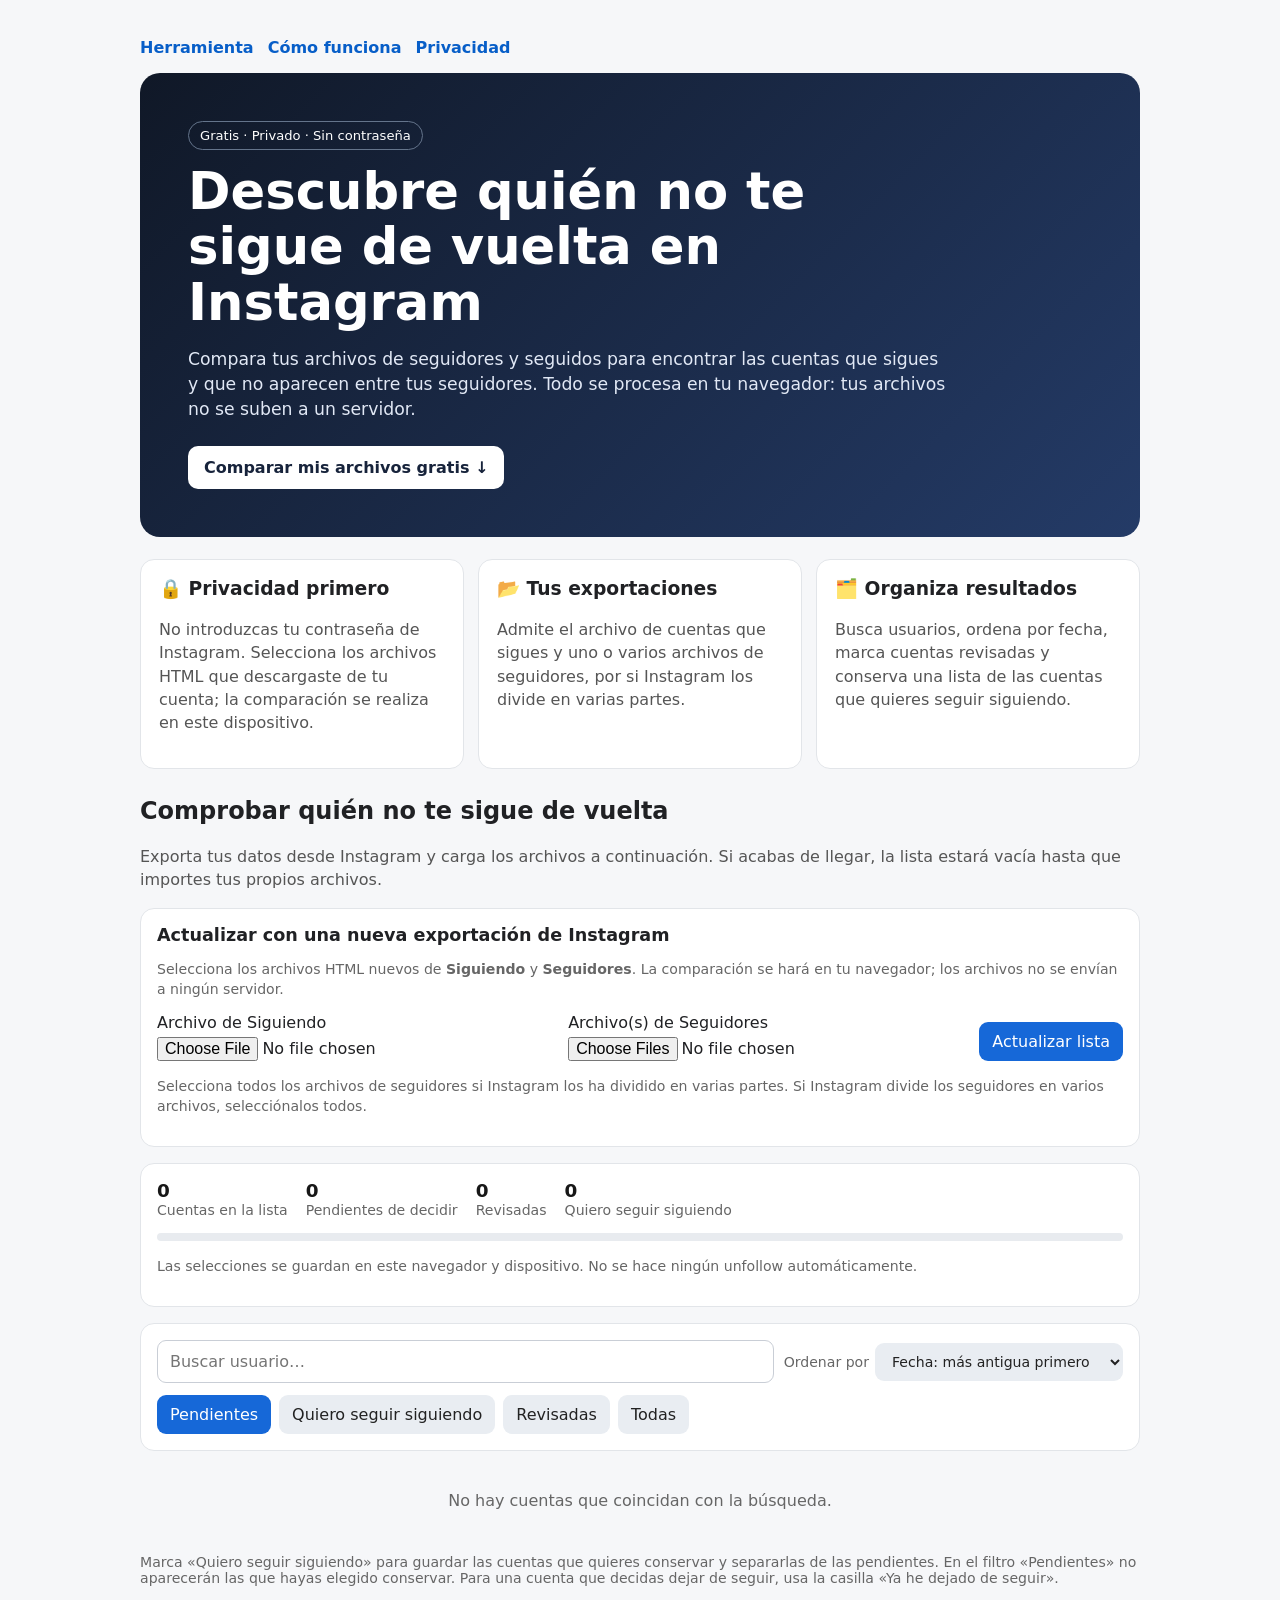
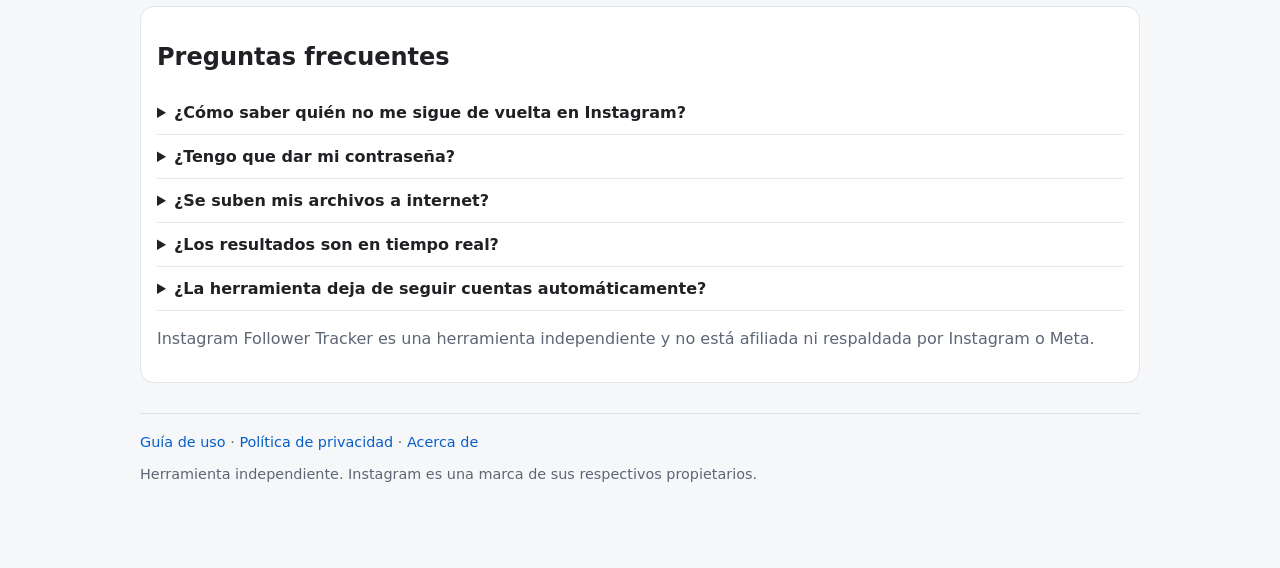
<file: index.html>
<!doctype html>
<html lang="es"><head><meta charset="utf-8"><meta name="viewport" content="width=device-width,initial-scale=1"><title>Quién no te sigue en Instagram | Instagram Follower Tracker</title>
<style>
:root{font-family:system-ui,-apple-system,Segoe UI,Roboto,sans-serif;color:#202124;background:#f6f7f9}body{margin:0;padding:24px;max-width:1000px;margin-inline:auto}h1{font-size:1.65rem;margin:0 0 8px}p{line-height:1.45;color:#555}.panel{background:white;border:1px solid #e2e5e9;border-radius:14px;padding:16px;margin:16px 0}.stats{display:flex;gap:18px;flex-wrap:wrap;font-size:.95rem}.stats strong{font-size:1.15rem;color:#171717}.controls{display:flex;gap:10px;flex-wrap:wrap}input[type=search]{flex:1;min-width:200px;padding:11px 12px;border:1px solid #c9ced6;border-radius:9px;font:inherit}select,button{border:0;border-radius:9px;padding:10px 13px;font:inherit;cursor:pointer;background:#e9edf2;color:#222}button.primary{background:#1668d8;color:white}button:focus-visible,a:focus-visible,input:focus-visible,select:focus-visible{outline:3px solid #77aaff;outline-offset:2px}.filters{display:flex;gap:8px;flex-wrap:wrap;margin-top:12px}.filters button.active{background:#1668d8;color:white}.list{display:grid;gap:8px}.item{display:flex;align-items:center;gap:12px;padding:12px;background:white;border:1px solid #e2e5e9;border-radius:11px}.item.done{opacity:.62;background:#f0f3f5}.item.done .username{text-decoration:line-through}.item.keep{border-color:#9bc8a5;background:#f3fbf4}.item input{width:18px;height:18px;flex:0 0 auto}.details{flex:1;min-width:0}.username{font-weight:650;overflow-wrap:anywhere}a{color:#075ec8;text-decoration:none}a:hover{text-decoration:underline}.meta{display:flex;gap:10px;flex-wrap:wrap;font-size:.85rem;color:#666;margin-top:3px}.date{white-space:nowrap}.actions{display:flex;gap:8px;align-items:center;flex-wrap:wrap}.open{white-space:nowrap;background:#1668d8;color:white;padding:9px 11px;border-radius:9px}.keepbtn{white-space:nowrap;background:#e0f2e4;color:#175d2b;padding:9px 11px;border-radius:9px}.keepbtn.selected{background:#237b3a;color:white}.small{font-size:.88rem;color:#666}#empty{display:none;padding:24px;text-align:center;color:#666}footer{font-size:.88rem;color:#666;margin:20px 0}@media(max-width:650px){body{padding:14px}.item{align-items:flex-start;gap:8px}.actions{flex-direction:column;align-items:stretch}.open,.keepbtn{text-align:center;padding:8px;font-size:.86rem}}

.marketing{max-width:1000px;margin:0 auto 24px}.hero{background:linear-gradient(135deg,#101827,#243b67);color:#fff;padding:clamp(24px,5vw,48px);border-radius:20px;margin:16px 0 22px}.hero h1{font-size:clamp(2rem,5vw,3.2rem);line-height:1.08;max-width:760px;margin:0 0 16px}.hero p{color:#e1e8f5;max-width:760px;font-size:1.08rem}.pill{display:inline-block;border:1px solid #64748b;border-radius:999px;padding:6px 11px;font-size:.82rem;margin-bottom:14px}.hero a.cta{display:inline-block;background:#fff;color:#17233b;padding:12px 16px;border-radius:10px;font-weight:700;margin-top:6px}.seo-grid{display:grid;grid-template-columns:repeat(auto-fit,minmax(220px,1fr));gap:14px}.seo-card{background:#fff;border:1px solid #e2e5e9;border-radius:14px;padding:18px}.seo-card h3{margin-top:0}.site-nav{display:flex;gap:14px;flex-wrap:wrap;margin:14px 0}.site-nav a{font-weight:600}.site-footer{border-top:1px solid #dfe3e8;padding:20px 0;margin-top:30px;font-size:.9rem}.notice{background:#eef5ff;border-left:4px solid #1668d8;padding:12px 14px;border-radius:8px;color:#25334a}.tool-heading{margin-top:28px}.faq details{padding:12px 0;border-bottom:1px solid #e5e7eb}.faq summary{cursor:pointer;font-weight:650}.muted{color:#5d6675}@media(max-width:600px){.hero{border-radius:14px}}

</style>
<meta name="theme-color" content="#1668d8">
<meta name="description" content="Descubre quién no te sigue de vuelta en Instagram comparando tus archivos de seguidores y seguidos. Herramienta gratuita, privada y sin contraseña.">
<meta name="robots" content="index,follow,max-image-preview:large">
<meta property="og:type" content="website">
<meta property="og:title" content="Quién no te sigue en Instagram | Instagram Follower Tracker">
<meta property="og:description" content="Compara tus seguidores y seguidos de Instagram gratis y de forma privada, directamente en tu navegador.">
<meta property="og:site_name" content="Instagram Follower Tracker">
<meta name="twitter:card" content="summary">
<meta name="twitter:title" content="Quién no te sigue en Instagram">
<meta name="twitter:description" content="Compara tus archivos de Instagram de forma privada y sin compartir tu contraseña.">
<meta name="application-name" content="Instagram Follower Tracker">
<meta name="apple-mobile-web-app-capable" content="yes">
<meta name="apple-mobile-web-app-status-bar-style" content="default">
<meta name="apple-mobile-web-app-title" content="Instagram Tracker">
<link rel="manifest" href="manifest.webmanifest">
<link rel="icon" type="image/png" sizes="192x192" href="icons/icon-192.png">
<link rel="apple-touch-icon" href="icons/icon-192.png">
<script type="application/ld+json">{"@context":"https://schema.org","@type":"WebApplication","name":"Instagram Follower Tracker","applicationCategory":"UtilitiesApplication","operatingSystem":"Any","inLanguage":"es","description":"Herramienta gratuita para comparar archivos de seguidores y seguidos de Instagram localmente en el navegador.","offers":{"@type":"Offer","price":"0","priceCurrency":"EUR"}}</script>
</head><body>
<header class="marketing">
<nav class="site-nav" aria-label="Navegación principal"><a href="./">Herramienta</a><a href="guia.html">Cómo funciona</a><a href="privacidad.html">Privacidad</a></nav>
<section class="hero">
<span class="pill">Gratis · Privado · Sin contraseña</span>
<h1>Descubre quién no te sigue de vuelta en Instagram</h1>
<p>Compara tus archivos de seguidores y seguidos para encontrar las cuentas que sigues y que no aparecen entre tus seguidores. Todo se procesa en tu navegador: tus archivos no se suben a un servidor.</p>
<a class="cta" href="#herramienta">Comparar mis archivos gratis ↓</a>
</section>
<section class="seo-grid" aria-label="Ventajas"><article class="seo-card"><h3>🔒 Privacidad primero</h3><p>No introduzcas tu contraseña de Instagram. Selecciona los archivos HTML que descargaste de tu cuenta; la comparación se realiza en este dispositivo.</p></article><article class="seo-card"><h3>📂 Tus exportaciones</h3><p>Admite el archivo de cuentas que sigues y uno o varios archivos de seguidores, por si Instagram los divide en varias partes.</p></article><article class="seo-card"><h3>🗂️ Organiza resultados</h3><p>Busca usuarios, ordena por fecha, marca cuentas revisadas y conserva una lista de las cuentas que quieres seguir siguiendo.</p></article></section>
</header>
<main class="marketing" id="herramienta">
<h2 class="tool-heading">Comprobar quién no te sigue de vuelta</h2>
<p>Exporta tus datos desde Instagram y carga los archivos a continuación. Si acabas de llegar, la lista estará vacía hasta que importes tus propios archivos.</p>
<div class="panel" id="importPanel">
<h2 style="margin:0 0 8px;font-size:1.1rem">Actualizar con una nueva exportación de Instagram</h2>
<p class="small">Selecciona los archivos HTML nuevos de <b>Siguiendo</b> y <b>Seguidores</b>. La comparación se hará en tu navegador; los archivos no se envían a ningún servidor.</p>
<div class="controls" style="align-items:end">
<label style="display:grid;gap:5px;flex:1;min-width:220px">Archivo de Siguiendo<input id="followingFile" type="file" accept=".html,.htm,text/html" style="font:inherit;max-width:100%"></label>
<label style="display:grid;gap:5px;flex:1;min-width:220px">Archivo(s) de Seguidores<input id="followersFiles" type="file" accept=".html,.htm,text/html" multiple style="font:inherit;max-width:100%"></label>
<button id="updateFiles" class="primary">Actualizar lista</button>
</div><p id="importStatus" class="small" aria-live="polite">Selecciona todos los archivos de seguidores si Instagram los ha dividido en varias partes. Si Instagram divide los seguidores en varios archivos, selecciónalos todos.</p>
</div>
<div class="panel"><div class="stats"><div><strong id="total">484</strong><br><span class="small">Cuentas en la lista</span></div><div><strong id="remaining">484</strong><br><span class="small">Pendientes de decidir</span></div><div><strong id="completed">0</strong><br><span class="small">Revisadas</span></div><div><strong id="kept">0</strong><br><span class="small">Quiero seguir siguiendo</span></div></div><div style="height:8px;background:#e8ebef;border-radius:99px;margin-top:14px;overflow:hidden"><div id="progress" style="height:100%;width:0;background:#218838"></div></div><p class="small">Las selecciones se guardan en este navegador y dispositivo. No se hace ningún unfollow automáticamente.</p></div>
<div class="panel"><div class="controls"><input id="search" type="search" placeholder="Buscar usuario…" aria-label="Buscar usuario"><label class="small" style="display:flex;align-items:center;gap:6px">Ordenar por <select id="sort"><option value="oldest">Fecha: más antigua primero</option><option value="newest">Fecha: más reciente primero</option><option value="az">Usuario A–Z</option></select></label></div><div class="filters"><button data-filter="pending" class="active">Pendientes</button><button data-filter="keep">Quiero seguir siguiendo</button><button data-filter="done">Revisadas</button><button data-filter="all">Todas</button></div></div>
<div id="list" class="list"></div><div id="empty">No hay cuentas que coincidan con la búsqueda.</div>
<footer>Marca «Quiero seguir siguiendo» para guardar las cuentas que quieres conservar y separarlas de las pendientes. En el filtro «Pendientes» no aparecerán las que hayas elegido conservar. Para una cuenta que decidas dejar de seguir, usa la casilla «Ya he dejado de seguir».</footer>
<section class="panel faq" aria-labelledby="faq-title"><h2 id="faq-title">Preguntas frecuentes</h2>
<details><summary>¿Cómo saber quién no me sigue de vuelta en Instagram?</summary><p>Descarga tu información de Instagram en formato HTML, selecciona el archivo de cuentas que sigues y todos los archivos de seguidores. La herramienta compara los nombres de usuario y muestra los que aparecen en Siguiendo pero no en Seguidores.</p></details>
<details><summary>¿Tengo que dar mi contraseña?</summary><p>No. Esta herramienta no pide ni necesita tu contraseña. No conectes tu cuenta ni compartas credenciales para realizar la comparación.</p></details>
<details><summary>¿Se suben mis archivos a internet?</summary><p>No. El procesamiento ocurre en tu navegador. La web está diseñada para comparar los archivos localmente y no enviarlos a un servidor.</p></details>
<details><summary>¿Los resultados son en tiempo real?</summary><p>No. Los resultados reflejan los archivos que has descargado de Instagram y pueden quedar desactualizados cuando cambie tu cuenta.</p></details>
<details><summary>¿La herramienta deja de seguir cuentas automáticamente?</summary><p>No. Solo compara y organiza resultados. Cualquier acción en Instagram debes hacerla manualmente.</p></details>
<p class="muted">Instagram Follower Tracker es una herramienta independiente y no está afiliada ni respaldada por Instagram o Meta.</p></section>
<footer class="site-footer"><a href="guia.html">Guía de uso</a> · <a href="privacidad.html">Política de privacidad</a> · <a href="acerca.html">Acerca de</a><p class="muted">Herramienta independiente. Instagram es una marca de sus respectivos propietarios.</p></footer>
</main>
<script>
const defaultUsers=[];
const KEY_USERS='instagram_unfollowers_imported_v1';
let users=(()=>{try{const saved=JSON.parse(localStorage.getItem(KEY_USERS)||'null');return Array.isArray(saved)&&saved.length?saved:defaultUsers}catch(e){return defaultUsers}})();
const KEY_DONE='instagram_reviewed_accounts_v1';
const KEY_KEEP='instagram_keep_following_v1';
function loadSet(k){try{return new Set(JSON.parse(localStorage.getItem(k)||'[]'))}catch(e){return new Set()}}
let reviewed=loadSet(KEY_DONE), keep=loadSet(KEY_KEEP), filter='pending';
const list=document.getElementById('list'), search=document.getElementById('search'), sort=document.getElementById('sort');
function save(){try{localStorage.setItem(KEY_DONE,JSON.stringify([...reviewed]));localStorage.setItem(KEY_KEEP,JSON.stringify([...keep]))}catch(e){}}
function updateStats(){let done=users.filter(u=>reviewed.has(u.username)).length, kept=users.filter(u=>keep.has(u.username)).length;document.getElementById('total').textContent=users.length;document.getElementById('completed').textContent=done;document.getElementById('kept').textContent=kept;document.getElementById('remaining').textContent=users.length-done-kept;document.getElementById('progress').style.width=((done+kept)/Math.max(1,users.length)*100)+'%'}
function render(){const q=search.value.trim().toLowerCase();let data=[...users];if(sort.value==='oldest')data.sort((a,b)=>(a.followedAt||'9999').localeCompare(b.followedAt||'9999')||a.username.localeCompare(b.username));else if(sort.value==='newest')data.sort((a,b)=>(b.followedAt||'').localeCompare(a.followedAt||'')||a.username.localeCompare(b.username));else data.sort((a,b)=>a.username.localeCompare(b.username));list.innerHTML='';let shown=0;
for(const u of data){const done=reviewed.has(u.username), saved=keep.has(u.username);if(filter==='pending'&&(done||saved))continue;if(filter==='keep'&&!saved)continue;if(filter==='done'&&!done)continue;if(q&&!u.username.toLowerCase().includes(q))continue;
const row=document.createElement('div');row.className='item'+(done?' done':'')+(saved?' keep':'');const check=document.createElement('input');check.type='checkbox';check.checked=done;check.title='Marcar como que ya has dejado de seguir';check.setAttribute('aria-label','Marcar '+u.username+' como que ya has dejado de seguir');check.addEventListener('change',()=>{if(check.checked){reviewed.add(u.username);keep.delete(u.username)}else reviewed.delete(u.username);save();render()});
const details=document.createElement('div');details.className='details';const name=document.createElement('div');name.className='username';const link=document.createElement('a');link.href=u.url;link.target='_blank';link.rel='noopener noreferrer';link.textContent='@'+u.username;name.appendChild(link);details.appendChild(name);const meta=document.createElement('div');meta.className='meta';const date=document.createElement('span');date.className='date';date.textContent='Fecha en que la seguiste: '+u.dateLabel;meta.appendChild(date);const status=document.createElement('span');status.textContent=done?'· Ya dejaste de seguirla':saved?'· Has elegido seguir siguiéndola':'· Pendiente';meta.appendChild(status);details.appendChild(meta);
const actions=document.createElement('div');actions.className='actions';const keepBtn=document.createElement('button');keepBtn.className='keepbtn'+(saved?' selected':'');keepBtn.textContent=saved?'✓ La quiero seguir siguiendo':'Quiero seguir siguiendo';keepBtn.addEventListener('click',()=>{if(keep.has(u.username))keep.delete(u.username);else{keep.add(u.username);reviewed.delete(u.username)}save();render()});const open=document.createElement('a');open.className='open';open.href=u.url;open.target='_blank';open.rel='noopener noreferrer';open.textContent='Abrir perfil';actions.append(keepBtn,open);row.append(check,details,actions);list.appendChild(row);shown++}
document.getElementById('empty').style.display=shown?'none':'block';updateStats()}
function cleanUsername(value){return (value||'').trim().replace(/^@/,'').replace(/\/$/,'').toLowerCase()}
function usernameFromAnchor(a){try{const u=new URL(a.href);if(!/(^|\.)instagram\.com$/i.test(u.hostname))return '';let path=u.pathname.split('/').filter(Boolean);if(path[0]==='_u')path=path.slice(1);if(!path.length||['p','reel','stories','explore','accounts','direct'].includes(path[0]))return '';return cleanUsername(path[0])}catch(e){return ''}}
function parseExport(html,kind){const doc=new DOMParser().parseFromString(html,'text/html');const out=new Map();
if(kind==='following'){
  const cards=[...doc.querySelectorAll('main ._a6-g')];
  for(const card of cards){const heading=card.querySelector('h2');const a=card.querySelector('a[href*="instagram.com"]');const username=cleanUsername(heading?.textContent)||usernameFromAnchor(a||{});if(!username)continue;let raw='';const dateEl=card.querySelector('._a6-p div div+div, ._a6-p div div:nth-child(2)');if(dateEl)raw=dateEl.textContent.trim();let followedAt='',dateLabel='Fecha no disponible';const m=raw.match(/([a-záéíóúñ.]+)\s+(\d{1,2}),?\s+(\d{4})\s+(\d{1,2}):(\d{2})\s*(am|pm)?/i);if(m){const months={'ene':1,'jan':1,'feb':2,'feb.':2,'mar':3,'mar.':3,'abr':4,'apr':4,'may':5,'jun':6,'jul':7,'ago':8,'aug':8,'sep':9,'sept':9,'oct':10,'nov':11,'dic':12,'dec':12};let mon=months[m[1].toLowerCase().replace(/\.$/,'')];if(!mon)mon=months[m[1].toLowerCase()];if(mon){let hh=Number(m[4]);const ap=(m[6]||'').toLowerCase();if(ap==='pm'&&hh<12)hh+=12;if(ap==='am'&&hh===12)hh=0;const mm=Number(m[5]),dd=Number(m[2]),yy=Number(m[3]);followedAt=yy+'-'+String(mon).padStart(2,'0')+'-'+String(dd).padStart(2,'0')+'T'+String(hh).padStart(2,'0')+':'+String(mm).padStart(2,'0');dateLabel=String(dd).padStart(2,'0')+'/'+String(mon).padStart(2,'0')+'/'+yy+' '+String(hh).padStart(2,'0')+':'+String(mm).padStart(2,'0')}}
    out.set(username,{username,url:'https://www.instagram.com/'+encodeURIComponent(username)+'/',followedAt,dateLabel});}
  // Fallback for alternate Instagram export layouts
  if(!out.size){for(const a of doc.querySelectorAll('a[href*="instagram.com"]')){const username=usernameFromAnchor(a);if(username&&!out.has(username))out.set(username,{username,url:'https://www.instagram.com/'+encodeURIComponent(username)+'/',followedAt:'',dateLabel:'Fecha no disponible'})}}
}else{
 for(const a of doc.querySelectorAll('a[href*="instagram.com"]')){const username=usernameFromAnchor(a);if(username)out.set(username,true)}
}
return out}
document.getElementById('updateFiles').addEventListener('click',async()=>{const f=document.getElementById('followingFile').files[0];const fs=[...document.getElementById('followersFiles').files];const status=document.getElementById('importStatus');if(!f||!fs.length){status.textContent='Selecciona el archivo de Siguiendo y al menos un archivo de Seguidores.';return}try{status.textContent='Leyendo y comparando los archivos…';const followingMap=parseExport(await f.text(),'following');if(!followingMap.size)throw new Error('No he encontrado cuentas en el archivo de Siguiendo. Comprueba que sea el HTML correcto.');const followerSet=new Set();for(const file of fs){const parsed=parseExport(await file.text(),'followers');for(const u of parsed.keys())followerSet.add(u)}if(!followerSet.size)throw new Error('No he encontrado cuentas en los archivos de Seguidores. Comprueba que sean los HTML correctos.');const next=[...followingMap.values()].filter(u=>!followerSet.has(u.username));users=next;localStorage.setItem(KEY_USERS,JSON.stringify(users));const valid=new Set(users.map(u=>u.username));reviewed=new Set([...reviewed].filter(u=>valid.has(u)));keep=new Set([...keep].filter(u=>valid.has(u)));save();filter='pending';document.querySelectorAll('[data-filter]').forEach(b=>b.classList.toggle('active',b.dataset.filter==='pending'));render();status.textContent=`Actualizado correctamente: ${followingMap.size} cuentas seguidas, ${followerSet.size} seguidores y ${users.length} cuentas que no te siguen de vuelta. La lista nueva se ha guardado en este navegador.`}catch(e){status.textContent='No se pudo actualizar: '+e.message}});
search.addEventListener('input',render);sort.addEventListener('change',render);document.querySelectorAll('[data-filter]').forEach(b=>b.addEventListener('click',()=>{filter=b.dataset.filter;document.querySelectorAll('[data-filter]').forEach(x=>x.classList.toggle('active',x===b));render()}));render();

if ('serviceWorker' in navigator && (location.protocol === 'https:' || location.hostname === 'localhost' || location.hostname === '127.0.0.1')) {
  window.addEventListener('load', () => navigator.serviceWorker.register('./sw.js').catch(err => console.warn('No se pudo registrar el modo sin conexión:', err)));
}
</script></body></html>
</file>
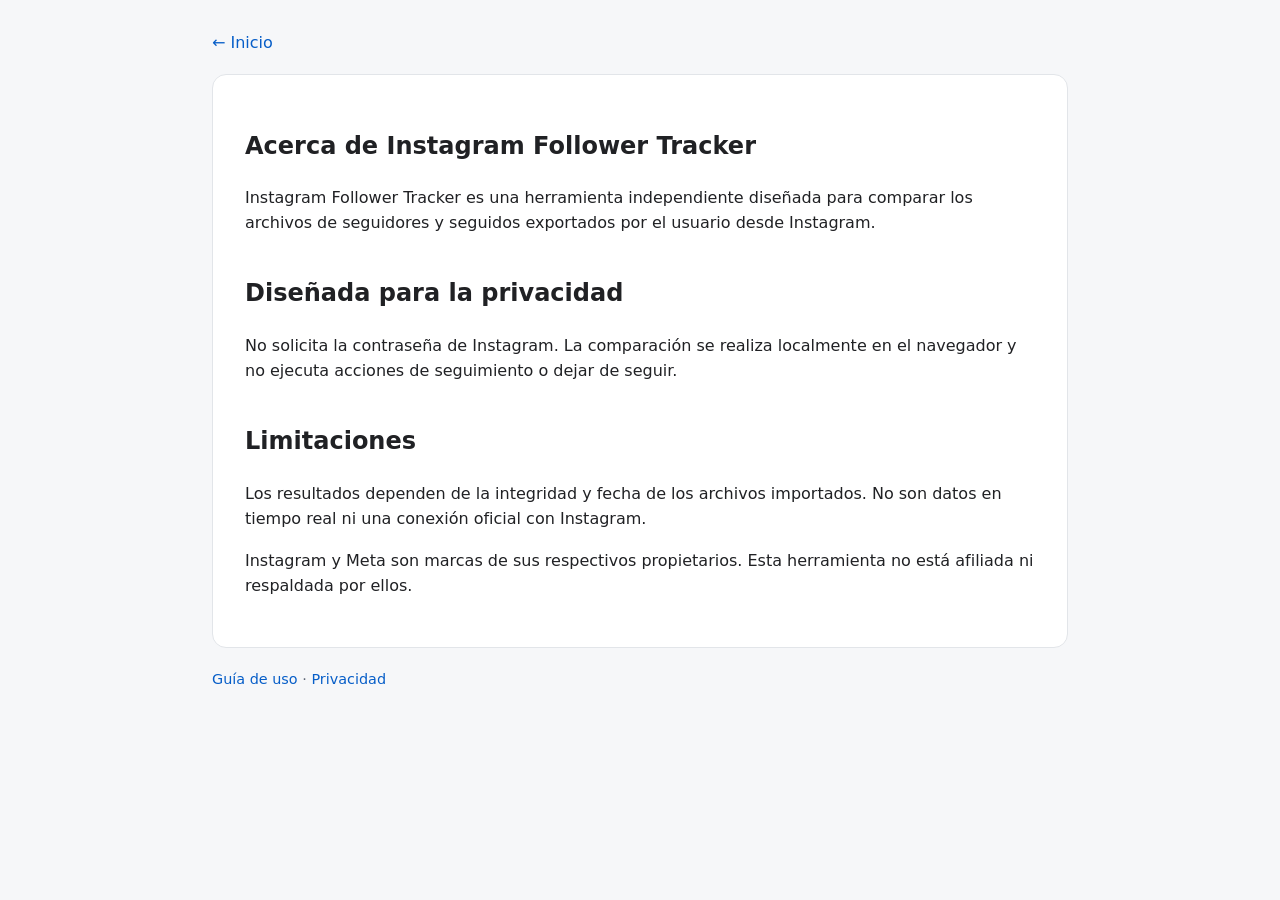
<file: acerca.html>
<!doctype html><html lang="es"><head><meta charset="utf-8"><meta name="viewport" content="width=device-width,initial-scale=1"><title>Acerca de | Instagram Follower Tracker</title><meta name="description" content="Conoce Instagram Follower Tracker, una herramienta independiente para comparar exportaciones de seguidores y seguidos."><meta name="robots" content="index,follow"><link rel="stylesheet" href="site.css"></head><body><main class="wrap"><nav><a href="./">← Inicio</a></nav><article class="panel"><h1>Acerca de Instagram Follower Tracker</h1><p>Instagram Follower Tracker es una herramienta independiente diseñada para comparar los archivos de seguidores y seguidos exportados por el usuario desde Instagram.</p><h2>Diseñada para la privacidad</h2><p>No solicita la contraseña de Instagram. La comparación se realiza localmente en el navegador y no ejecuta acciones de seguimiento o dejar de seguir.</p><h2>Limitaciones</h2><p>Los resultados dependen de la integridad y fecha de los archivos importados. No son datos en tiempo real ni una conexión oficial con Instagram.</p><p>Instagram y Meta son marcas de sus respectivos propietarios. Esta herramienta no está afiliada ni respaldada por ellos.</p></article><footer><a href="guia.html">Guía de uso</a> · <a href="privacidad.html">Privacidad</a></footer></main></body></html>
</file>
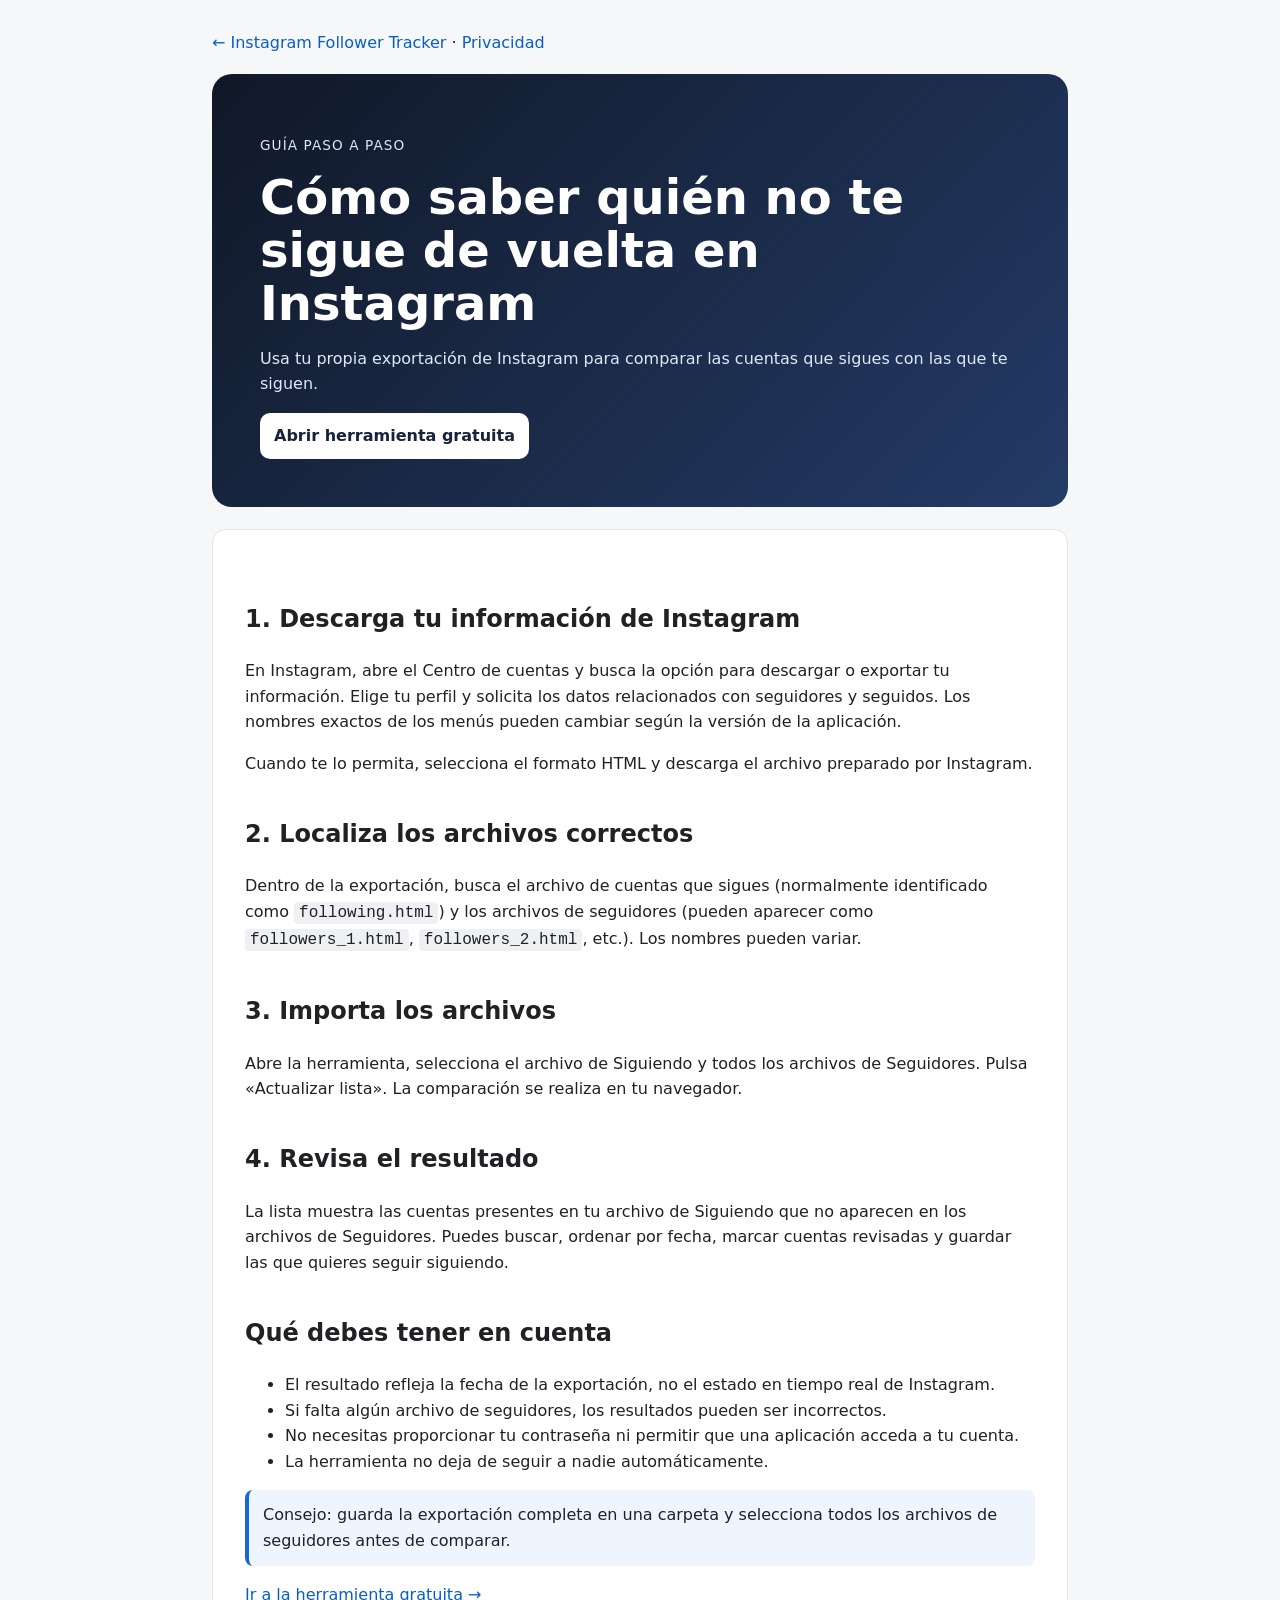
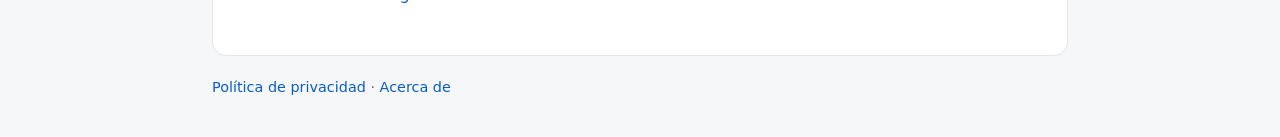
<file: guia.html>
<!doctype html><html lang="es"><head><meta charset="utf-8"><meta name="viewport" content="width=device-width,initial-scale=1"><title>Cómo saber quién no te sigue en Instagram | Guía</title><meta name="description" content="Aprende a descargar tus archivos de Instagram y compararlos para saber quién no te sigue de vuelta, sin compartir tu contraseña."><meta name="robots" content="index,follow"><link rel="stylesheet" href="site.css"><link rel="manifest" href="manifest.webmanifest"></head><body><main class="wrap"><nav><a href="./">← Instagram Follower Tracker</a> · <a href="privacidad.html">Privacidad</a></nav><header class="hero"><p class="eyebrow">Guía paso a paso</p><h1>Cómo saber quién no te sigue de vuelta en Instagram</h1><p>Usa tu propia exportación de Instagram para comparar las cuentas que sigues con las que te siguen.</p><a class="button" href="./#herramienta">Abrir herramienta gratuita</a></header><article class="panel"><h2>1. Descarga tu información de Instagram</h2><p>En Instagram, abre el Centro de cuentas y busca la opción para descargar o exportar tu información. Elige tu perfil y solicita los datos relacionados con seguidores y seguidos. Los nombres exactos de los menús pueden cambiar según la versión de la aplicación.</p><p>Cuando te lo permita, selecciona el formato HTML y descarga el archivo preparado por Instagram.</p><h2>2. Localiza los archivos correctos</h2><p>Dentro de la exportación, busca el archivo de cuentas que sigues (normalmente identificado como <code>following.html</code>) y los archivos de seguidores (pueden aparecer como <code>followers_1.html</code>, <code>followers_2.html</code>, etc.). Los nombres pueden variar.</p><h2>3. Importa los archivos</h2><p>Abre la herramienta, selecciona el archivo de Siguiendo y todos los archivos de Seguidores. Pulsa «Actualizar lista». La comparación se realiza en tu navegador.</p><h2>4. Revisa el resultado</h2><p>La lista muestra las cuentas presentes en tu archivo de Siguiendo que no aparecen en los archivos de Seguidores. Puedes buscar, ordenar por fecha, marcar cuentas revisadas y guardar las que quieres seguir siguiendo.</p><h2>Qué debes tener en cuenta</h2><ul><li>El resultado refleja la fecha de la exportación, no el estado en tiempo real de Instagram.</li><li>Si falta algún archivo de seguidores, los resultados pueden ser incorrectos.</li><li>No necesitas proporcionar tu contraseña ni permitir que una aplicación acceda a tu cuenta.</li><li>La herramienta no deja de seguir a nadie automáticamente.</li></ul><p class="notice">Consejo: guarda la exportación completa en una carpeta y selecciona todos los archivos de seguidores antes de comparar.</p><p><a href="./#herramienta">Ir a la herramienta gratuita →</a></p></article><footer><a href="privacidad.html">Política de privacidad</a> · <a href="acerca.html">Acerca de</a></footer></main></body></html>
</file>
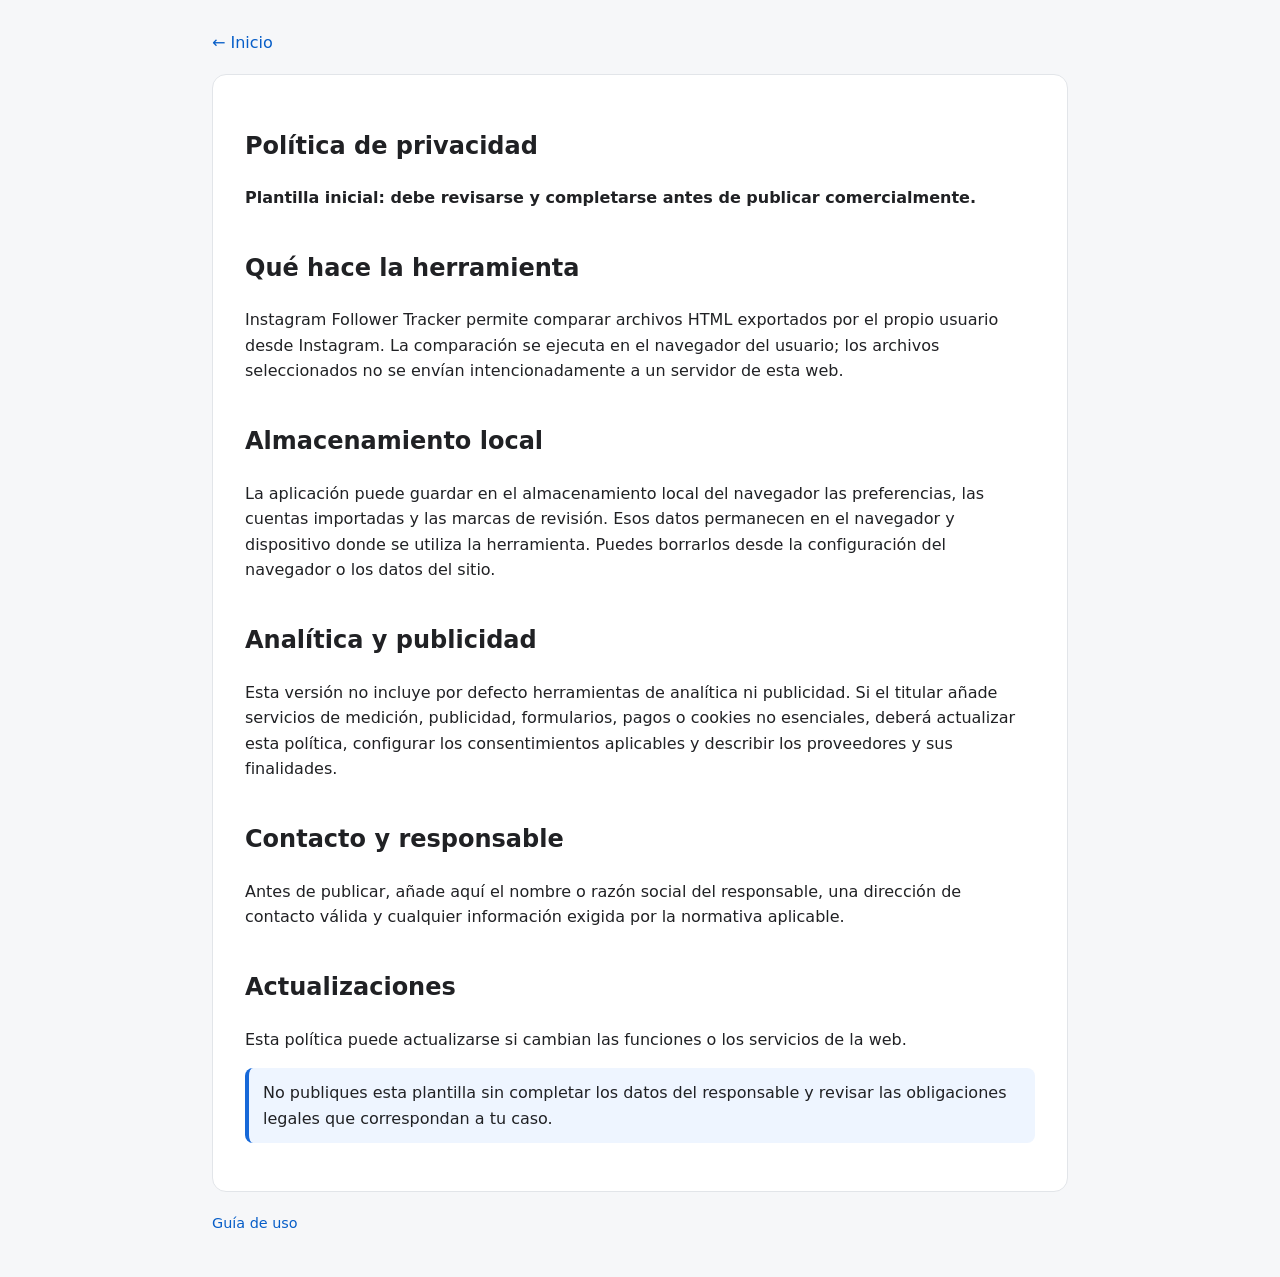
<file: privacidad.html>
<!doctype html><html lang="es"><head><meta charset="utf-8"><meta name="viewport" content="width=device-width,initial-scale=1"><title>Política de privacidad | Instagram Follower Tracker</title><meta name="description" content="Información sobre privacidad y tratamiento local de archivos en Instagram Follower Tracker."><meta name="robots" content="index,follow"><link rel="stylesheet" href="site.css"></head><body><main class="wrap"><nav><a href="./">← Inicio</a></nav><article class="panel"><h1>Política de privacidad</h1><p><strong>Plantilla inicial: debe revisarse y completarse antes de publicar comercialmente.</strong></p><h2>Qué hace la herramienta</h2><p>Instagram Follower Tracker permite comparar archivos HTML exportados por el propio usuario desde Instagram. La comparación se ejecuta en el navegador del usuario; los archivos seleccionados no se envían intencionadamente a un servidor de esta web.</p><h2>Almacenamiento local</h2><p>La aplicación puede guardar en el almacenamiento local del navegador las preferencias, las cuentas importadas y las marcas de revisión. Esos datos permanecen en el navegador y dispositivo donde se utiliza la herramienta. Puedes borrarlos desde la configuración del navegador o los datos del sitio.</p><h2>Analítica y publicidad</h2><p>Esta versión no incluye por defecto herramientas de analítica ni publicidad. Si el titular añade servicios de medición, publicidad, formularios, pagos o cookies no esenciales, deberá actualizar esta política, configurar los consentimientos aplicables y describir los proveedores y sus finalidades.</p><h2>Contacto y responsable</h2><p>Antes de publicar, añade aquí el nombre o razón social del responsable, una dirección de contacto válida y cualquier información exigida por la normativa aplicable.</p><h2>Actualizaciones</h2><p>Esta política puede actualizarse si cambian las funciones o los servicios de la web.</p><p class="notice">No publiques esta plantilla sin completar los datos del responsable y revisar las obligaciones legales que correspondan a tu caso.</p></article><footer><a href="guia.html">Guía de uso</a></footer></main></body></html>
</file>
<file: site.css>
*{box-sizing:border-box}body{margin:0;background:#f6f7f9;color:#202124;font:16px/1.6 system-ui,-apple-system,Segoe UI,Roboto,sans-serif}.wrap{max-width:900px;margin:auto;padding:22px}nav{margin:8px 0 18px}a{color:#075ec8;text-decoration:none}a:hover{text-decoration:underline}.hero{background:linear-gradient(135deg,#101827,#243b67);color:#fff;padding:clamp(24px,5vw,48px);border-radius:20px;margin:16px 0 22px}.hero h1{font-size:clamp(2rem,5vw,3rem);line-height:1.1;margin:.3em 0}.hero p{color:#e1e8f5}.eyebrow{font-size:.85rem;text-transform:uppercase;letter-spacing:.08em}.button{display:inline-block;background:white;color:#17233b;border-radius:10px;padding:10px 14px;font-weight:700}.panel{background:#fff;border:1px solid #e2e5e9;border-radius:14px;padding:clamp(18px,4vw,32px)}h2{margin-top:1.6em}footer{padding:20px 0;color:#5d6675;font-size:.9rem}.notice{background:#eef5ff;border-left:4px solid #1668d8;padding:12px 14px;border-radius:8px}code{background:#eef0f3;padding:2px 5px;border-radius:4px}
</file>
